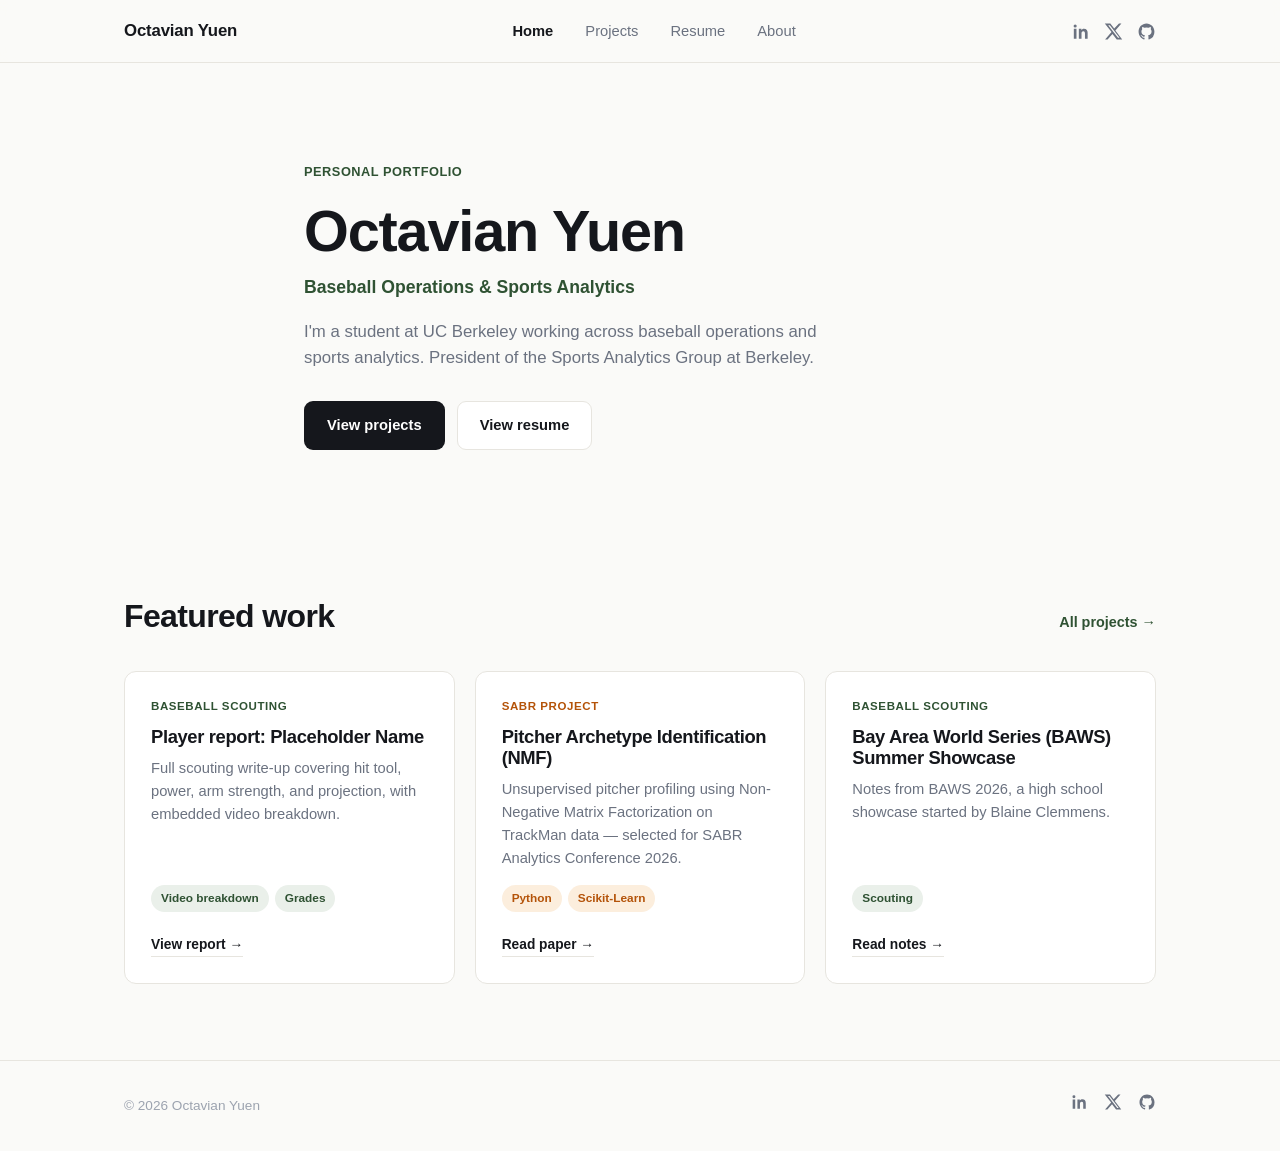
<file: index.html>
<!DOCTYPE html>
<html lang="en">
<head>
<meta charset="UTF-8">
<meta name="viewport" content="width=device-width, initial-scale=1.0">
<title>Octavian Yuen — Baseball Scouting & Sabermetrics</title>
<link rel="stylesheet" href="css/style.css">
</head>
<body>

<header class="site-header">
  <nav class="nav">
    <a href="index.html" class="brand">Octavian Yuen</a>
    <button class="nav-toggle" aria-label="Toggle menu">&#9776;</button>
    <ul class="nav-center">
      <li><a href="index.html" class="active">Home</a></li>
      <li><a href="projects.html">Projects</a></li>
      <li><a href="resume.html">Resume</a></li>
      <li><a href="about.html">About</a></li>
    </ul>
    <div class="nav-socials">
      <a href="https://linkedin.com/in/octavian-yuen" target="_blank" rel="noopener" aria-label="LinkedIn">
        <svg viewBox="0 0 24 24" fill="currentColor"><path d="M6.94 8.5H3.56V21h3.38V8.5zM5.25 3a1.97 1.97 0 100 3.94 1.97 1.97 0 000-3.94zM21 21h-3.37v-6.06c0-1.44-.03-3.3-2.02-3.3-2.02 0-2.33 1.58-2.33 3.2V21H9.9V8.5h3.24v1.71h.05c.45-.85 1.56-1.75 3.21-1.75 3.43 0 4.6 2.26 4.6 5.2V21z"/></svg>
      </a>
      <a href="https://x.com/octoball88" target="_blank" rel="noopener" aria-label="X">
        <svg viewBox="0 0 24 24" fill="currentColor"><path d="M18.9 2H22l-7.6 8.7L23 22h-6.9l-5.4-6.9L4.5 22H1.4l8.1-9.3L1 2h7l4.9 6.3L18.9 2zm-1.2 18h1.9L7.4 4H5.3l12.4 16z"/></svg>
      </a>
      <a href="https://github.com/octavianyuen" target="_blank" rel="noopener" aria-label="GitHub">
        <svg viewBox="0 0 24 24" fill="currentColor"><path d="M12 2C6.48 2 2 6.58 2 12.25c0 4.53 2.87 8.37 6.84 9.73.5.1.68-.22.68-.49 0-.24-.01-.87-.01-1.71-2.78.62-3.37-1.37-3.37-1.37-.45-1.18-1.11-1.49-1.11-1.49-.91-.64.07-.63.07-.63 1 .07 1.53 1.06 1.53 1.06.89 1.57 2.34 1.12 2.91.86.09-.66.35-1.12.63-1.38-2.22-.26-4.56-1.14-4.56-5.06 0-1.12.39-2.03 1.03-2.75-.1-.26-.45-1.31.1-2.73 0 0 .84-.28 2.75 1.05a9.3 9.3 0 015.01 0c1.91-1.33 2.75-1.05 2.75-1.05.55 1.42.2 2.47.1 2.73.64.72 1.03 1.63 1.03 2.75 0 3.93-2.34 4.79-4.57 5.05.36.32.68.94.68 1.9 0 1.37-.01 2.47-.01 2.81 0 .27.18.6.69.49A10.26 10.26 0 0022 12.25C22 6.58 17.52 2 12 2z"/></svg>
      </a>
    </div>
  </nav>
</header>

<section class="hero">
  <div class="wrap">
    <span class="eyebrow">Personal Portfolio</span>
    <h1>Octavian Yuen</h1>
    <p class="role">Baseball Operations & Sports Analytics</p>
    <p class="lead">I'm a student at UC Berkeley working across baseball operations and sports analytics. President of the Sports Analytics Group at Berkeley.</p>
    <div class="hero-actions">
      <a href="projects.html" class="btn btn-primary">View projects</a>
      <a href="resume.html" class="btn btn-outline">View resume</a>
    </div>
  </div>
</section>

<section>
  <div class="wrap">
    <div class="section-head">
      <h2>Featured work</h2>
      <a href="projects.html" class="see-all">All projects →</a>
    </div>
    <div class="card-grid">
      <div class="card cat-scouting">
        <span class="cat">Baseball Scouting</span>
        <h3>Player report: Placeholder Name</h3>
        <p class="desc">Full scouting write-up covering hit tool, power, arm strength, and projection, with embedded video breakdown.</p>
        <div class="tags">
          <span class="tag">Video breakdown</span>
          <span class="tag">Grades</span>
        </div>
        <div class="card-links"><a href="projects.html">View report →</a></div>
      </div>
      <div class="card cat-sabr">
        <span class="cat">SABR Project</span>
        <h3>Pitcher Archetype Identification (NMF)</h3>
        <p class="desc">Unsupervised pitcher profiling using Non-Negative Matrix Factorization on TrackMan data — selected for SABR Analytics Conference 2026.</p>
        <div class="tags">
          <span class="tag">Python</span>
          <span class="tag">Scikit-Learn</span>
        </div>
        <div class="card-links"><a href="assets/sabr-report-nmf-pitcher-archetypes.pdf" target="_blank">Read paper →</a></div>
      </div>
      <div class="card cat-scouting" data-category="scouting">
        <span class="cat">Baseball Scouting</span>
        <h3>Bay Area World Series (BAWS) Summer Showcase </h3>
        <p class="desc">Notes from BAWS 2026, a high school showcase started by Blaine Clemmens.</p>
        <div class="tags">
          <span class="tag">Scouting</span>
        </div>
        <div class="card-links"><a href="https://docs.google.com/document/d/1-WvZ46WKBZTzQX55yZ5R7bXjwD1B9Os5MWkLIaSRFGs/edit?usp=sharing" target="_blank" rel="noopener noreferrer">Read notes →</a></div>
      </div>
    </div>
  </div>
</section>

<footer>
  <div class="wrap footer-row">
    <span class="copy">&copy; 2026 Octavian Yuen</span>
    <div class="footer-socials">
      <a href="https://linkedin.com/in/yourname" target="_blank" rel="noopener" aria-label="LinkedIn">
        <svg viewBox="0 0 24 24" fill="currentColor"><path d="M6.94 8.5H3.56V21h3.38V8.5zM5.25 3a1.97 1.97 0 100 3.94 1.97 1.97 0 000-3.94zM21 21h-3.37v-6.06c0-1.44-.03-3.3-2.02-3.3-2.02 0-2.33 1.58-2.33 3.2V21H9.9V8.5h3.24v1.71h.05c.45-.85 1.56-1.75 3.21-1.75 3.43 0 4.6 2.26 4.6 5.2V21z"/></svg>
      </a>
      <a href="https://x.com/yourhandle" target="_blank" rel="noopener" aria-label="X">
        <svg viewBox="0 0 24 24" fill="currentColor"><path d="M18.9 2H22l-7.6 8.7L23 22h-6.9l-5.4-6.9L4.5 22H1.4l8.1-9.3L1 2h7l4.9 6.3L18.9 2zm-1.2 18h1.9L7.4 4H5.3l12.4 16z"/></svg>
      </a>
      <a href="https://github.com/yourhandle" target="_blank" rel="noopener" aria-label="GitHub">
        <svg viewBox="0 0 24 24" fill="currentColor"><path d="M12 2C6.48 2 2 6.58 2 12.25c0 4.53 2.87 8.37 6.84 9.73.5.1.68-.22.68-.49 0-.24-.01-.87-.01-1.71-2.78.62-3.37-1.37-3.37-1.37-.45-1.18-1.11-1.49-1.11-1.49-.91-.64.07-.63.07-.63 1 .07 1.53 1.06 1.53 1.06.89 1.57 2.34 1.12 2.91.86.09-.66.35-1.12.63-1.38-2.22-.26-4.56-1.14-4.56-5.06 0-1.12.39-2.03 1.03-2.75-.1-.26-.45-1.31.1-2.73 0 0 .84-.28 2.75 1.05a9.3 9.3 0 015.01 0c1.91-1.33 2.75-1.05 2.75-1.05.55 1.42.2 2.47.1 2.73.64.72 1.03 1.63 1.03 2.75 0 3.93-2.34 4.79-4.57 5.05.36.32.68.94.68 1.9 0 1.37-.01 2.47-.01 2.81 0 .27.18.6.69.49A10.26 10.26 0 0022 12.25C22 6.58 17.52 2 12 2z"/></svg>
      </a>
    </div>
  </div>
</footer>

<script src="js/script.js"></script>
</body>
</html>
</file>
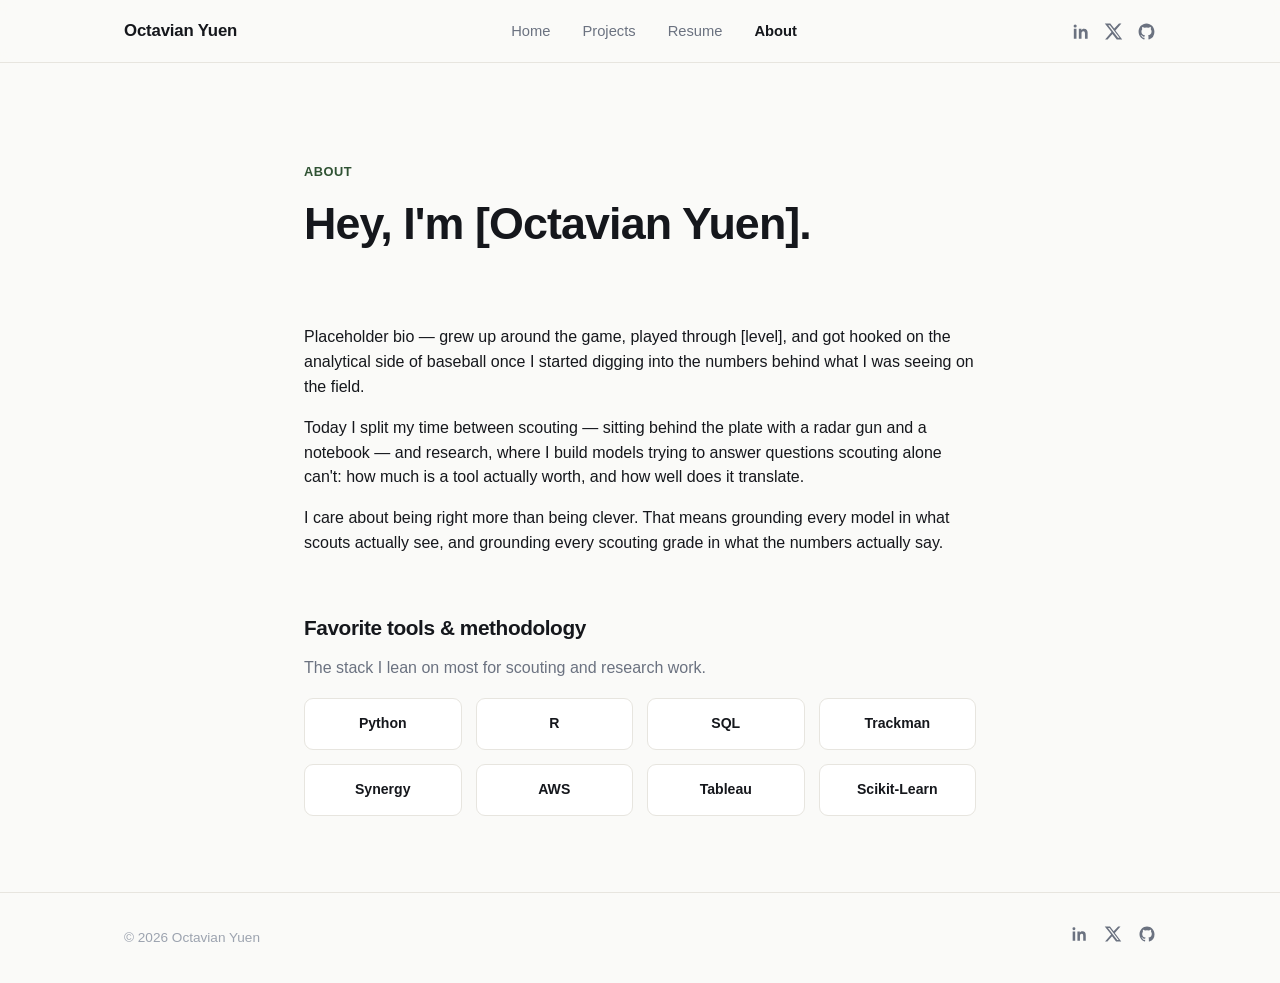
<file: about.html>
<!DOCTYPE html>
<html lang="en">
<head>
<meta charset="UTF-8">
<meta name="viewport" content="width=device-width, initial-scale=1.0">
<title>About — Octavian Yuen</title>
<link rel="stylesheet" href="css/style.css">
</head>
<body>

<header class="site-header">
  <nav class="nav">
    <a href="index.html" class="brand">Octavian Yuen</a>
    <button class="nav-toggle" aria-label="Toggle menu">&#9776;</button>
    <ul class="nav-center">
      <li><a href="index.html">Home</a></li>
      <li><a href="projects.html">Projects</a></li>
      <li><a href="resume.html">Resume</a></li>
      <li><a href="about.html" class="active">About</a></li>
    </ul>
    <div class="nav-socials">
      <a href="https://linkedin.com/in/yourname" target="_blank" rel="noopener" aria-label="LinkedIn">
        <svg viewBox="0 0 24 24" fill="currentColor"><path d="M6.94 8.5H3.56V21h3.38V8.5zM5.25 3a1.97 1.97 0 100 3.94 1.97 1.97 0 000-3.94zM21 21h-3.37v-6.06c0-1.44-.03-3.3-2.02-3.3-2.02 0-2.33 1.58-2.33 3.2V21H9.9V8.5h3.24v1.71h.05c.45-.85 1.56-1.75 3.21-1.75 3.43 0 4.6 2.26 4.6 5.2V21z"/></svg>
      </a>
      <a href="https://x.com/yourhandle" target="_blank" rel="noopener" aria-label="X">
        <svg viewBox="0 0 24 24" fill="currentColor"><path d="M18.9 2H22l-7.6 8.7L23 22h-6.9l-5.4-6.9L4.5 22H1.4l8.1-9.3L1 2h7l4.9 6.3L18.9 2zm-1.2 18h1.9L7.4 4H5.3l12.4 16z"/></svg>
      </a>
      <a href="https://github.com/yourhandle" target="_blank" rel="noopener" aria-label="GitHub">
        <svg viewBox="0 0 24 24" fill="currentColor"><path d="M12 2C6.48 2 2 6.58 2 12.25c0 4.53 2.87 8.37 6.84 9.73.5.1.68-.22.68-.49 0-.24-.01-.87-.01-1.71-2.78.62-3.37-1.37-3.37-1.37-.45-1.18-1.11-1.49-1.11-1.49-.91-.64.07-.63.07-.63 1 .07 1.53 1.06 1.53 1.06.89 1.57 2.34 1.12 2.91.86.09-.66.35-1.12.63-1.38-2.22-.26-4.56-1.14-4.56-5.06 0-1.12.39-2.03 1.03-2.75-.1-.26-.45-1.31.1-2.73 0 0 .84-.28 2.75 1.05a9.3 9.3 0 015.01 0c1.91-1.33 2.75-1.05 2.75-1.05.55 1.42.2 2.47.1 2.73.64.72 1.03 1.63 1.03 2.75 0 3.93-2.34 4.79-4.57 5.05.36.32.68.94.68 1.9 0 1.37-.01 2.47-.01 2.81 0 .27.18.6.69.49A10.26 10.26 0 0022 12.25C22 6.58 17.52 2 12 2z"/></svg>
      </a>
    </div>
  </nav>
</header>

<section class="hero" style="padding-bottom:0;">
  <div class="wrap">
    <span class="eyebrow">About</span>
    <h1 style="font-size:clamp(2rem,4.5vw,2.8rem);">Hey, I'm [Octavian Yuen].</h1>
  </div>
</section>

<section>
  <div class="wrap about-grid">
    <div>
      <p>Placeholder bio — grew up around the game, played through [level], and got hooked on the analytical side of baseball once I started digging into the numbers behind what I was seeing on the field.</p>
      <p>Today I split my time between scouting — sitting behind the plate with a radar gun and a notebook — and research, where I build models trying to answer questions scouting alone can't: how much is a tool actually worth, and how well does it translate.</p>
      <p>I care about being right more than being clever. That means grounding every model in what scouts actually see, and grounding every scouting grade in what the numbers actually say.</p>
    </div>

    <div>
      <h2 style="font-size:1.3rem; margin-bottom:16px;">Favorite tools & methodology</h2>
      <p style="margin-bottom:18px; color:var(--muted);">The stack I lean on most for scouting and research work.</p>
      <div class="tools-grid">
        <div class="tool-chip">Python</div>
        <div class="tool-chip">R</div>
        <div class="tool-chip">SQL</div>
        <div class="tool-chip">Trackman</div>
        <div class="tool-chip">Synergy</div>
        <div class="tool-chip">AWS</div>
        <div class="tool-chip">Tableau</div>
        <div class="tool-chip">Scikit-Learn</div>
      </div>
    </div>
  </div>
</section>

<footer>
  <div class="wrap footer-row">
    <span class="copy">&copy; 2026 Octavian Yuen</span>
    <div class="footer-socials">
      <a href="https://linkedin.com/in/yourname" target="_blank" rel="noopener" aria-label="LinkedIn">
        <svg viewBox="0 0 24 24" fill="currentColor"><path d="M6.94 8.5H3.56V21h3.38V8.5zM5.25 3a1.97 1.97 0 100 3.94 1.97 1.97 0 000-3.94zM21 21h-3.37v-6.06c0-1.44-.03-3.3-2.02-3.3-2.02 0-2.33 1.58-2.33 3.2V21H9.9V8.5h3.24v1.71h.05c.45-.85 1.56-1.75 3.21-1.75 3.43 0 4.6 2.26 4.6 5.2V21z"/></svg>
      </a>
      <a href="https://x.com/yourhandle" target="_blank" rel="noopener" aria-label="X">
        <svg viewBox="0 0 24 24" fill="currentColor"><path d="M18.9 2H22l-7.6 8.7L23 22h-6.9l-5.4-6.9L4.5 22H1.4l8.1-9.3L1 2h7l4.9 6.3L18.9 2zm-1.2 18h1.9L7.4 4H5.3l12.4 16z"/></svg>
      </a>
      <a href="https://github.com/yourhandle" target="_blank" rel="noopener" aria-label="GitHub">
        <svg viewBox="0 0 24 24" fill="currentColor"><path d="M12 2C6.48 2 2 6.58 2 12.25c0 4.53 2.87 8.37 6.84 9.73.5.1.68-.22.68-.49 0-.24-.01-.87-.01-1.71-2.78.62-3.37-1.37-3.37-1.37-.45-1.18-1.11-1.49-1.11-1.49-.91-.64.07-.63.07-.63 1 .07 1.53 1.06 1.53 1.06.89 1.57 2.34 1.12 2.91.86.09-.66.35-1.12.63-1.38-2.22-.26-4.56-1.14-4.56-5.06 0-1.12.39-2.03 1.03-2.75-.1-.26-.45-1.31.1-2.73 0 0 .84-.28 2.75 1.05a9.3 9.3 0 015.01 0c1.91-1.33 2.75-1.05 2.75-1.05.55 1.42.2 2.47.1 2.73.64.72 1.03 1.63 1.03 2.75 0 3.93-2.34 4.79-4.57 5.05.36.32.68.94.68 1.9 0 1.37-.01 2.47-.01 2.81 0 .27.18.6.69.49A10.26 10.26 0 0022 12.25C22 6.58 17.52 2 12 2z"/></svg>
      </a>
    </div>
  </div>
</footer>

<script src="js/script.js"></script>
</body>
</html>
</file>
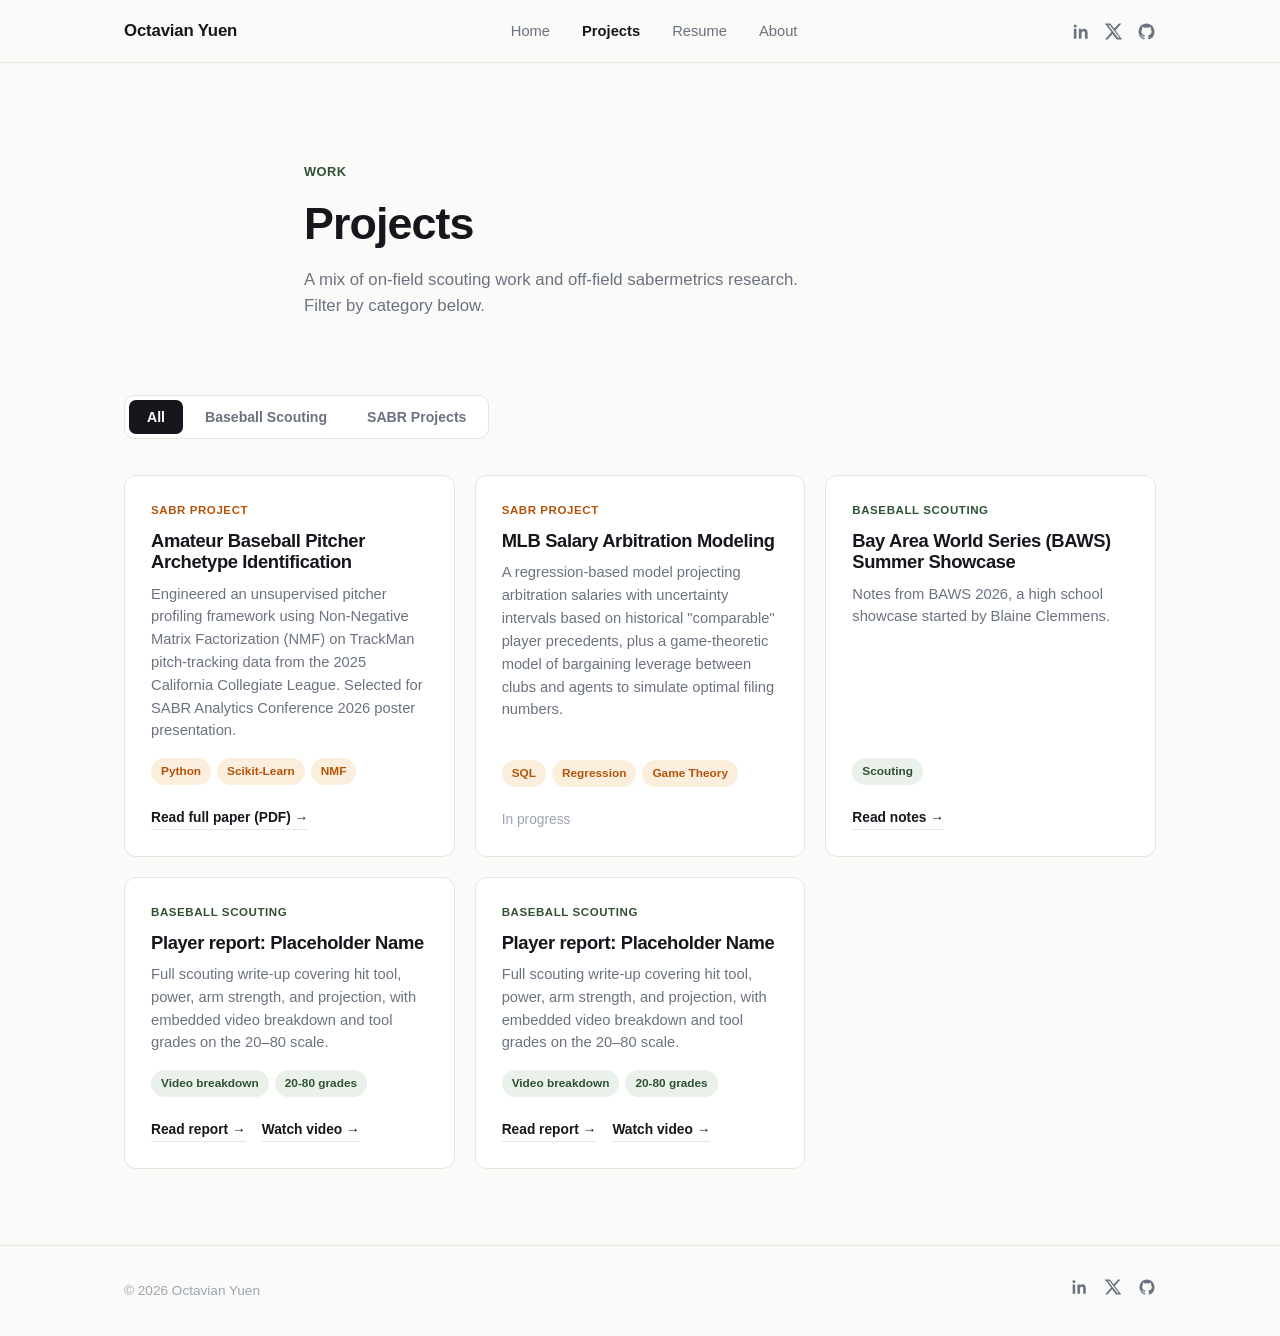
<file: projects.html>
<!DOCTYPE html>
<html lang="en">
<head>
<meta charset="UTF-8">
<meta name="viewport" content="width=device-width, initial-scale=1.0">
<title>Projects — Octavian Yuen</title>
<link rel="stylesheet" href="css/style.css">
</head>
<body>

<header class="site-header">
  <nav class="nav">
    <a href="index.html" class="brand">Octavian Yuen</a>
    <button class="nav-toggle" aria-label="Toggle menu">&#9776;</button>
    <ul class="nav-center">
      <li><a href="index.html">Home</a></li>
      <li><a href="projects.html" class="active">Projects</a></li>
      <li><a href="resume.html">Resume</a></li>
      <li><a href="about.html">About</a></li>
    </ul>
    <div class="nav-socials">
      <a href="https://linkedin.com/in/yourname" target="_blank" rel="noopener" aria-label="LinkedIn">
        <svg viewBox="0 0 24 24" fill="currentColor"><path d="M6.94 8.5H3.56V21h3.38V8.5zM5.25 3a1.97 1.97 0 100 3.94 1.97 1.97 0 000-3.94zM21 21h-3.37v-6.06c0-1.44-.03-3.3-2.02-3.3-2.02 0-2.33 1.58-2.33 3.2V21H9.9V8.5h3.24v1.71h.05c.45-.85 1.56-1.75 3.21-1.75 3.43 0 4.6 2.26 4.6 5.2V21z"/></svg>
      </a>
      <a href="https://x.com/yourhandle" target="_blank" rel="noopener" aria-label="X">
        <svg viewBox="0 0 24 24" fill="currentColor"><path d="M18.9 2H22l-7.6 8.7L23 22h-6.9l-5.4-6.9L4.5 22H1.4l8.1-9.3L1 2h7l4.9 6.3L18.9 2zm-1.2 18h1.9L7.4 4H5.3l12.4 16z"/></svg>
      </a>
      <a href="https://github.com/yourhandle" target="_blank" rel="noopener" aria-label="GitHub">
        <svg viewBox="0 0 24 24" fill="currentColor"><path d="M12 2C6.48 2 2 6.58 2 12.25c0 4.53 2.87 8.37 6.84 9.73.5.1.68-.22.68-.49 0-.24-.01-.87-.01-1.71-2.78.62-3.37-1.37-3.37-1.37-.45-1.18-1.11-1.49-1.11-1.49-.91-.64.07-.63.07-.63 1 .07 1.53 1.06 1.53 1.06.89 1.57 2.34 1.12 2.91.86.09-.66.35-1.12.63-1.38-2.22-.26-4.56-1.14-4.56-5.06 0-1.12.39-2.03 1.03-2.75-.1-.26-.45-1.31.1-2.73 0 0 .84-.28 2.75 1.05a9.3 9.3 0 015.01 0c1.91-1.33 2.75-1.05 2.75-1.05.55 1.42.2 2.47.1 2.73.64.72 1.03 1.63 1.03 2.75 0 3.93-2.34 4.79-4.57 5.05.36.32.68.94.68 1.9 0 1.37-.01 2.47-.01 2.81 0 .27.18.6.69.49A10.26 10.26 0 0022 12.25C22 6.58 17.52 2 12 2z"/></svg>
      </a>
    </div>
  </nav>
</header>

<section class="hero" style="padding-bottom:0;">
  <div class="wrap">
    <span class="eyebrow">Work</span>
    <h1 style="font-size:clamp(2rem,4.5vw,2.8rem);">Projects</h1>
    <p class="lead">A mix of on-field scouting work and off-field sabermetrics research. Filter by category below.</p>
  </div>
</section>

<section>
  <div class="wrap">
    <div class="tab-filter">
      <button class="tab-btn active" data-filter="all">All</button>
      <button class="tab-btn" data-filter="scouting">Baseball Scouting</button>
      <button class="tab-btn" data-filter="sabr">SABR Projects</button>
    </div>

    <div class="card-grid">

     <div class="card cat-sabr" data-category="sabr">
        <span class="cat">SABR Project</span>
        <h3>Amateur Baseball Pitcher Archetype Identification</h3>
        <p class="desc">Engineered an unsupervised pitcher profiling framework using Non-Negative Matrix Factorization (NMF) on TrackMan pitch-tracking data from the 2025 California Collegiate League. Selected for SABR Analytics Conference 2026 poster presentation.</p>
        <div class="tags">
          <span class="tag">Python</span>
          <span class="tag">Scikit-Learn</span>
          <span class="tag">NMF</span>
        </div>
        <div class="card-links"><a href="assets/sabr-report-nmf-pitcher-archetypes.pdf" target="_blank">Read full paper (PDF) →</a></div>
      </div>

      <div class="card cat-sabr" data-category="sabr">
        <span class="cat">SABR Project</span>
        <h3>MLB Salary Arbitration Modeling</h3>
        <p class="desc">A regression-based model projecting arbitration salaries with uncertainty intervals based on historical "comparable" player precedents, plus a game-theoretic model of bargaining leverage between clubs and agents to simulate optimal filing numbers.</p>
        <div class="tags">
          <span class="tag">SQL</span>
          <span class="tag">Regression</span>
          <span class="tag">Game Theory</span>
        </div>
        <div class="card-links"><span style="font-size:0.86rem; color:var(--muted-2);">In progress</span></div>
      </div>

      <div class="card cat-scouting" data-category="scouting">
        <span class="cat">Baseball Scouting</span>
        <h3>Bay Area World Series (BAWS) Summer Showcase </h3>
        <p class="desc">Notes from BAWS 2026, a high school showcase started by Blaine Clemmens.</p>
        <div class="tags">
          <span class="tag">Scouting</span>
        </div>
        <div class="card-links"><a href="https://docs.google.com/document/d/1-WvZ46WKBZTzQX55yZ5R7bXjwD1B9Os5MWkLIaSRFGs/edit?usp=sharing" target="_blank" rel="noopener noreferrer">Read notes →</a></div>
      </div>
      
      <div class="card cat-scouting" data-category="scouting">
        <span class="cat">Baseball Scouting</span>
        <h3>Player report: Placeholder Name</h3>
        <p class="desc">Full scouting write-up covering hit tool, power, arm strength, and projection, with embedded video breakdown and tool grades on the 20–80 scale.</p>
        <div class="tags">
          <span class="tag">Video breakdown</span>
          <span class="tag">20-80 grades</span>
        </div>
        <div class="card-links"><a href="#">Read report →</a><a href="#">Watch video →</a></div>
      </div>

     <div class="card cat-scouting" data-category="scouting">
        <span class="cat">Baseball Scouting</span>
        <h3>Player report: Placeholder Name</h3>
        <p class="desc">Full scouting write-up covering hit tool, power, arm strength, and projection, with embedded video breakdown and tool grades on the 20–80 scale.</p>
        <div class="tags">
          <span class="tag">Video breakdown</span>
          <span class="tag">20-80 grades</span>
        </div>
        <div class="card-links"><a href="#">Read report →</a><a href="#">Watch video →</a></div>
      </div>

    </div>
  </div>
</section>

<footer>
  <div class="wrap footer-row">
    <span class="copy">&copy; 2026 Octavian Yuen</span>
    <div class="footer-socials">
      <a href="https://linkedin.com/in/yourname" target="_blank" rel="noopener" aria-label="LinkedIn">
        <svg viewBox="0 0 24 24" fill="currentColor"><path d="M6.94 8.5H3.56V21h3.38V8.5zM5.25 3a1.97 1.97 0 100 3.94 1.97 1.97 0 000-3.94zM21 21h-3.37v-6.06c0-1.44-.03-3.3-2.02-3.3-2.02 0-2.33 1.58-2.33 3.2V21H9.9V8.5h3.24v1.71h.05c.45-.85 1.56-1.75 3.21-1.75 3.43 0 4.6 2.26 4.6 5.2V21z"/></svg>
      </a>
      <a href="https://x.com/yourhandle" target="_blank" rel="noopener" aria-label="X">
        <svg viewBox="0 0 24 24" fill="currentColor"><path d="M18.9 2H22l-7.6 8.7L23 22h-6.9l-5.4-6.9L4.5 22H1.4l8.1-9.3L1 2h7l4.9 6.3L18.9 2zm-1.2 18h1.9L7.4 4H5.3l12.4 16z"/></svg>
      </a>
      <a href="https://github.com/yourhandle" target="_blank" rel="noopener" aria-label="GitHub">
        <svg viewBox="0 0 24 24" fill="currentColor"><path d="M12 2C6.48 2 2 6.58 2 12.25c0 4.53 2.87 8.37 6.84 9.73.5.1.68-.22.68-.49 0-.24-.01-.87-.01-1.71-2.78.62-3.37-1.37-3.37-1.37-.45-1.18-1.11-1.49-1.11-1.49-.91-.64.07-.63.07-.63 1 .07 1.53 1.06 1.53 1.06.89 1.57 2.34 1.12 2.91.86.09-.66.35-1.12.63-1.38-2.22-.26-4.56-1.14-4.56-5.06 0-1.12.39-2.03 1.03-2.75-.1-.26-.45-1.31.1-2.73 0 0 .84-.28 2.75 1.05a9.3 9.3 0 015.01 0c1.91-1.33 2.75-1.05 2.75-1.05.55 1.42.2 2.47.1 2.73.64.72 1.03 1.63 1.03 2.75 0 3.93-2.34 4.79-4.57 5.05.36.32.68.94.68 1.9 0 1.37-.01 2.47-.01 2.81 0 .27.18.6.69.49A10.26 10.26 0 0022 12.25C22 6.58 17.52 2 12 2z"/></svg>
      </a>
    </div>
  </div>
</footer>

<script src="js/script.js"></script>
</body>
</html>
</file>
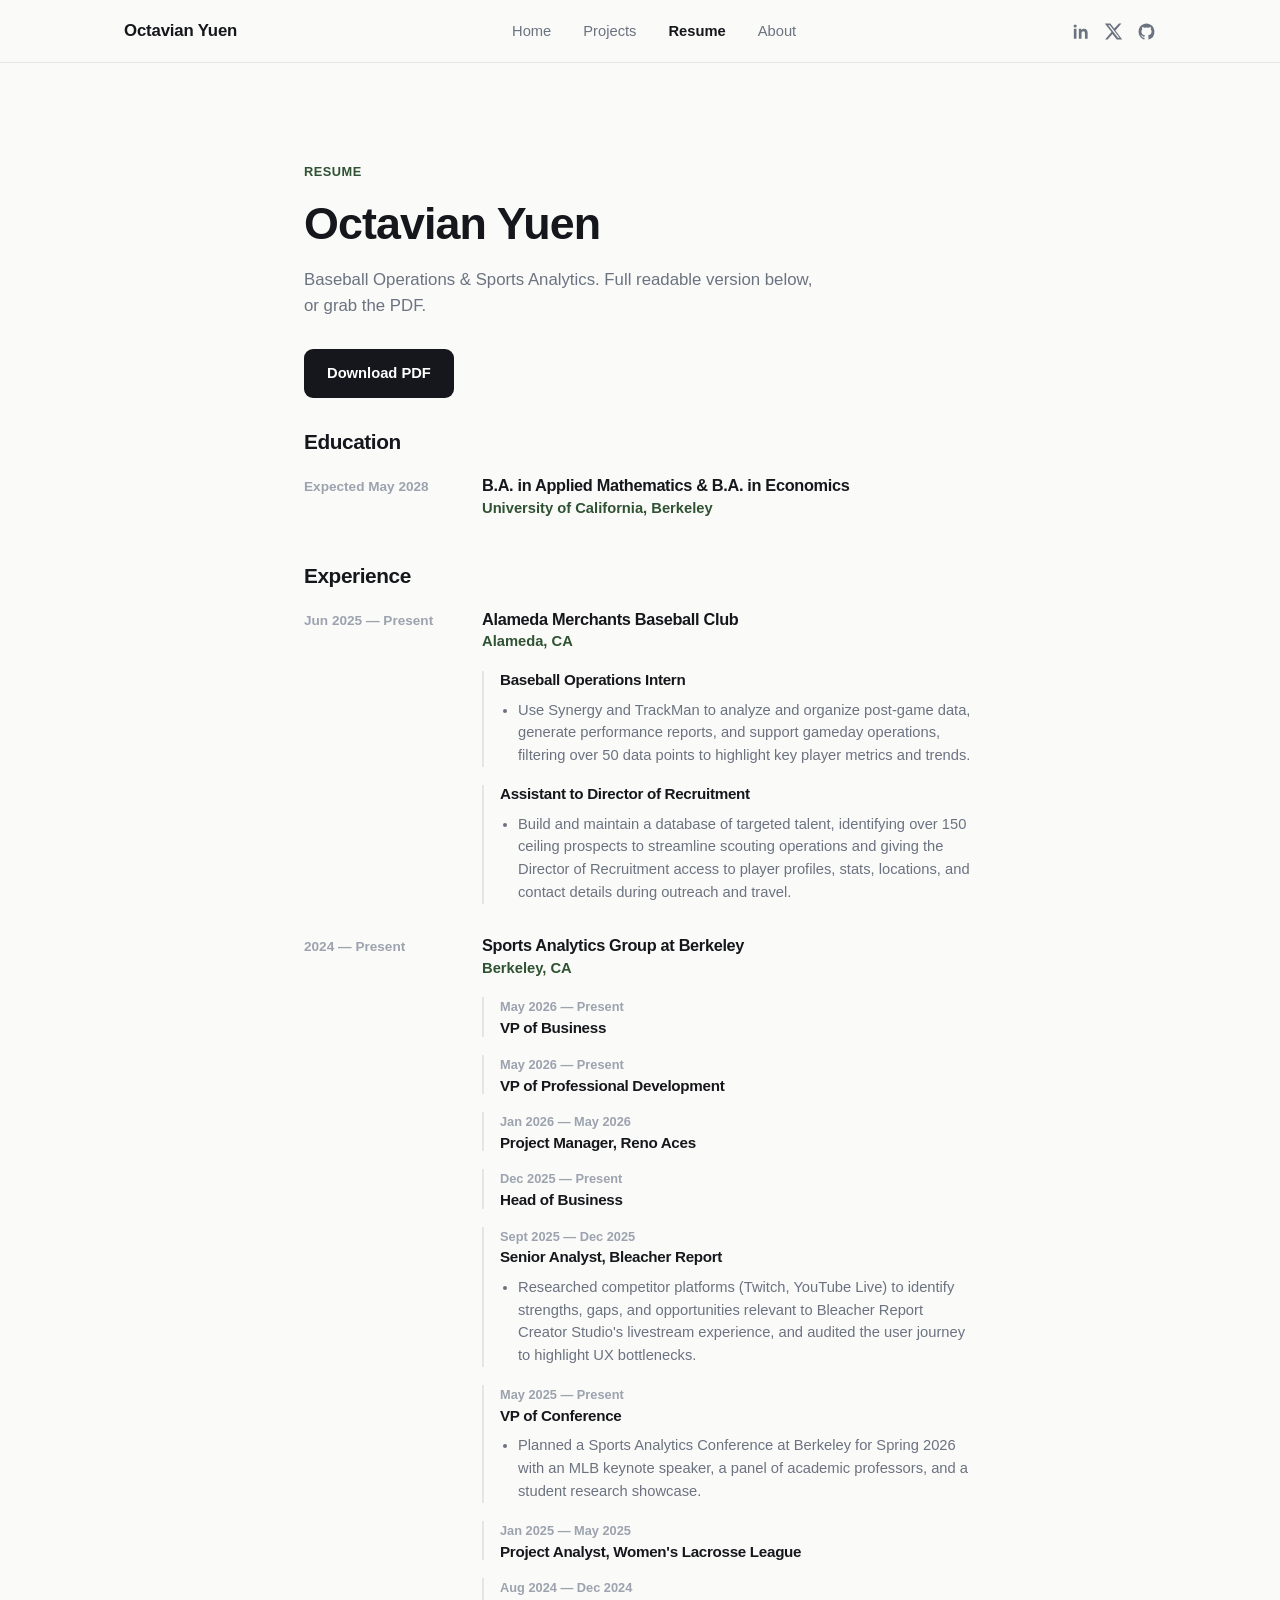
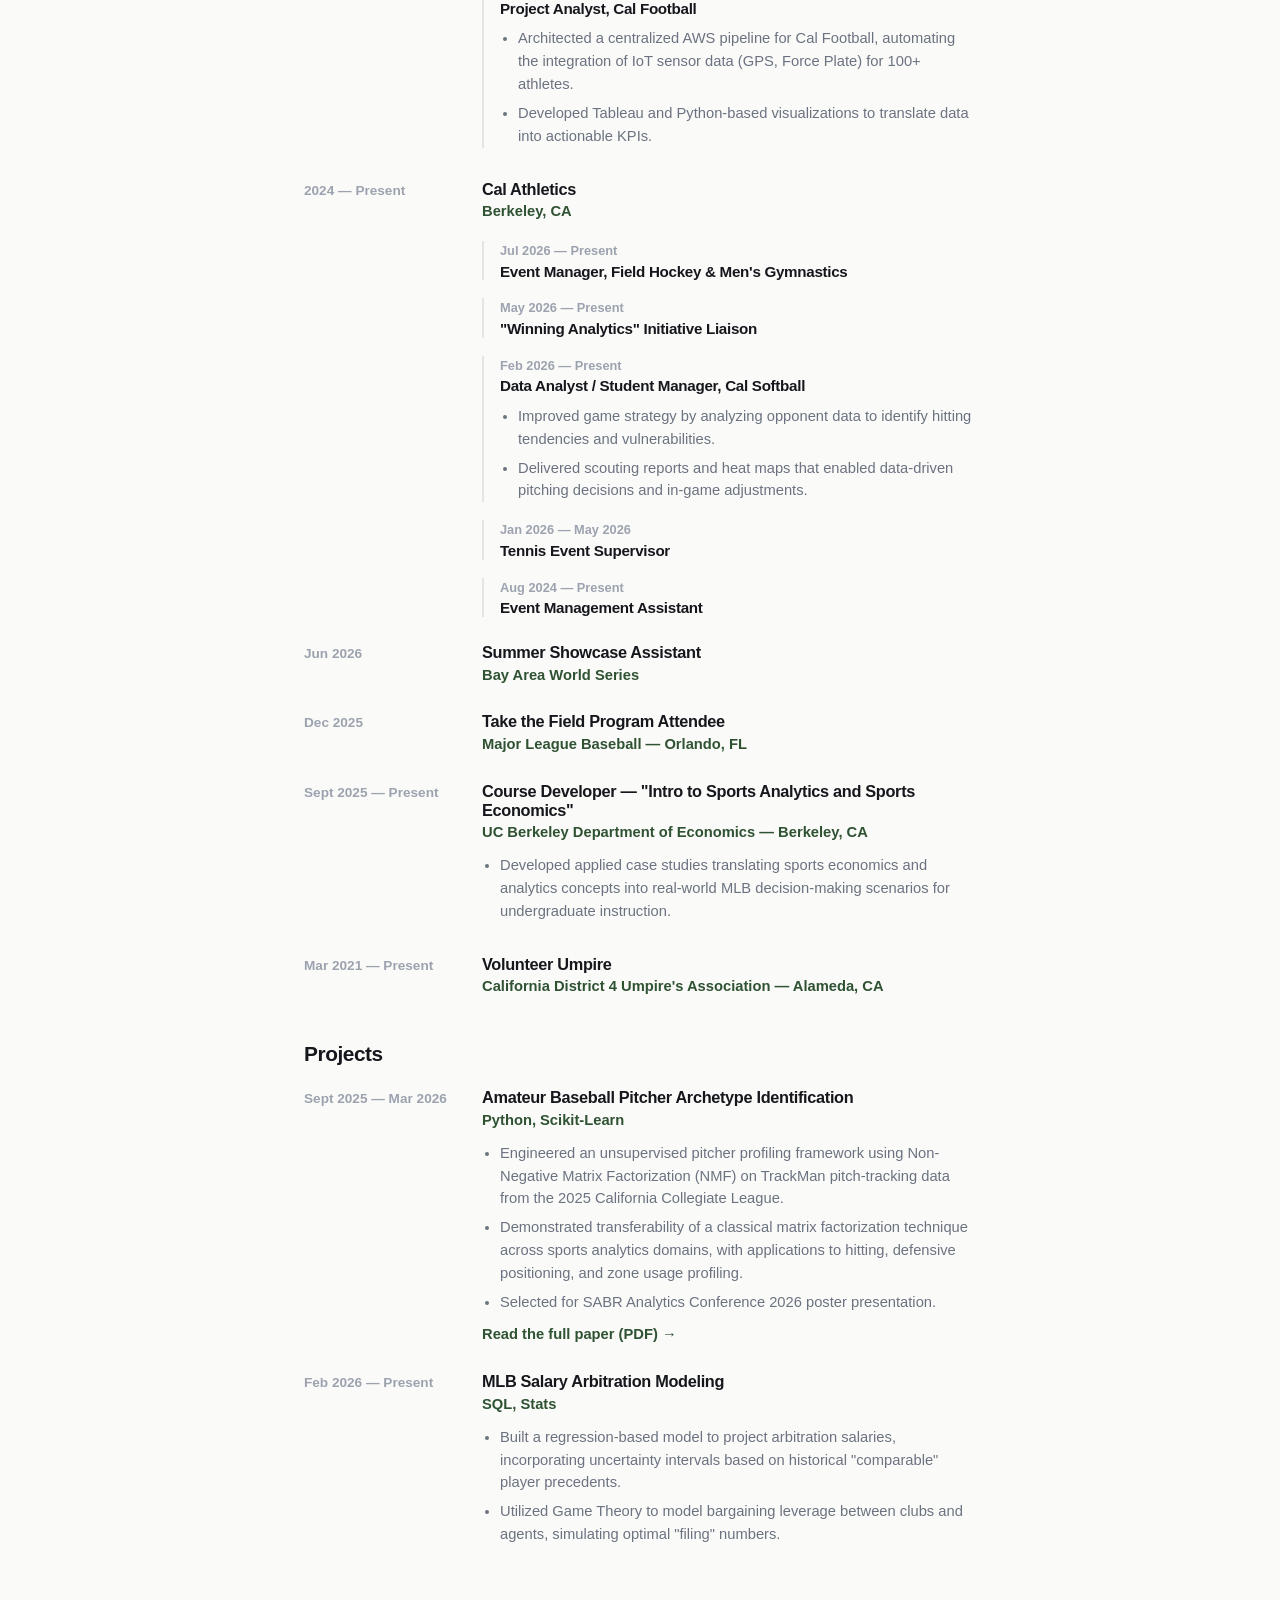
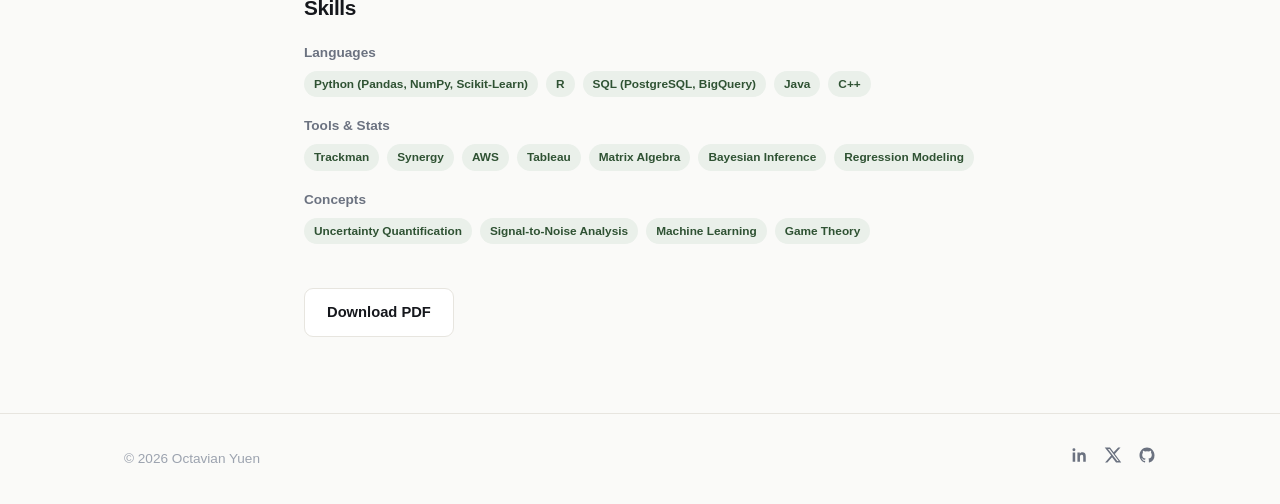
<file: resume.html>
<!DOCTYPE html>
<html lang="en">
<head>
<meta charset="UTF-8">
<meta name="viewport" content="width=device-width, initial-scale=1.0">
<title>Resume — Octavian Yuen</title>
<link rel="stylesheet" href="css/style.css">
</head>
<body>

<header class="site-header">
  <nav class="nav">
    <a href="index.html" class="brand">Octavian Yuen</a>
    <button class="nav-toggle" aria-label="Toggle menu">&#9776;</button>
    <ul class="nav-center">
      <li><a href="index.html">Home</a></li>
      <li><a href="projects.html">Projects</a></li>
      <li><a href="resume.html" class="active">Resume</a></li>
      <li><a href="about.html">About</a></li>
    </ul>
    <div class="nav-socials">
      <a href="https://linkedin.com/in/octavian-yuen" target="_blank" rel="noopener" aria-label="LinkedIn">
        <svg viewBox="0 0 24 24" fill="currentColor"><path d="M6.94 8.5H3.56V21h3.38V8.5zM5.25 3a1.97 1.97 0 100 3.94 1.97 1.97 0 000-3.94zM21 21h-3.37v-6.06c0-1.44-.03-3.3-2.02-3.3-2.02 0-2.33 1.58-2.33 3.2V21H9.9V8.5h3.24v1.71h.05c.45-.85 1.56-1.75 3.21-1.75 3.43 0 4.6 2.26 4.6 5.2V21z"/></svg>
      </a>
      <a href="https://x.com/octoball88" target="_blank" rel="noopener" aria-label="X">
        <svg viewBox="0 0 24 24" fill="currentColor"><path d="M18.9 2H22l-7.6 8.7L23 22h-6.9l-5.4-6.9L4.5 22H1.4l8.1-9.3L1 2h7l4.9 6.3L18.9 2zm-1.2 18h1.9L7.4 4H5.3l12.4 16z"/></svg>
      </a>
      <a href="https://github.com/yourhandle" target="_blank" rel="noopener" aria-label="GitHub">
        <svg viewBox="0 0 24 24" fill="currentColor"><path d="M12 2C6.48 2 2 6.58 2 12.25c0 4.53 2.87 8.37 6.84 9.73.5.1.68-.22.68-.49 0-.24-.01-.87-.01-1.71-2.78.62-3.37-1.37-3.37-1.37-.45-1.18-1.11-1.49-1.11-1.49-.91-.64.07-.63.07-.63 1 .07 1.53 1.06 1.53 1.06.89 1.57 2.34 1.12 2.91.86.09-.66.35-1.12.63-1.38-2.22-.26-4.56-1.14-4.56-5.06 0-1.12.39-2.03 1.03-2.75-.1-.26-.45-1.31.1-2.73 0 0 .84-.28 2.75 1.05a9.3 9.3 0 015.01 0c1.91-1.33 2.75-1.05 2.75-1.05.55 1.42.2 2.47.1 2.73.64.72 1.03 1.63 1.03 2.75 0 3.93-2.34 4.79-4.57 5.05.36.32.68.94.68 1.9 0 1.37-.01 2.47-.01 2.81 0 .27.18.6.69.49A10.26 10.26 0 0022 12.25C22 6.58 17.52 2 12 2z"/></svg>
      </a>
    </div>
  </nav>
</header>

<section class="hero" style="padding-bottom:32px;">
  <div class="wrap">
    <span class="eyebrow">Resume</span>
    <h1 style="font-size:clamp(2rem,4.5vw,2.8rem);">Octavian Yuen</h1>
    <p class="lead">Baseball Operations & Sports Analytics. Full readable version below, or grab the PDF.</p>
    <div class="hero-actions">
      <a href="assets/resume.pdf" download class="btn btn-primary">Download PDF</a>
    </div>
  </div>
</section>

<section style="padding-top:0;">
  <div class="wrap" style="max-width:720px;">

    <div class="resume-block">
      <h2>Education</h2>

      <div class="resume-item">
        <div class="when">Expected May 2028</div>
        <div>
          <h3>B.A. in Applied Mathematics & B.A. in Economics</h3>
          <div class="org">University of California, Berkeley</div>
        </div>
      </div>

    </div>

    <div class="resume-block">
      <h2>Experience</h2>

      <div class="resume-item">
        <div class="when">Jun 2025 — Present</div>
        <div>
          <h3>Alameda Merchants Baseball Club</h3>
          <div class="org">Alameda, CA</div>

          <div class="resume-subrole">
            <h4>Baseball Operations Intern</h4>
            <ul>
              <li>Use Synergy and TrackMan to analyze and organize post-game data, generate performance reports, and support gameday operations, filtering over 50 data points to highlight key player metrics and trends.</li>
            </ul>
          </div>

          <div class="resume-subrole">
            <h4>Assistant to Director of Recruitment</h4>
            <ul>
              <li>Build and maintain a database of targeted talent, identifying over 150 ceiling prospects to streamline scouting operations and giving the Director of Recruitment access to player profiles, stats, locations, and contact details during outreach and travel.</li>
            </ul>
          </div>
        </div>
      </div>

      <div class="resume-item">
        <div class="when">2024 — Present</div>
        <div>
          <h3>Sports Analytics Group at Berkeley</h3>
          <div class="org">Berkeley, CA</div>

          <div class="resume-subrole">
            <div class="subwhen">May 2026 — Present</div>
            <h4>VP of Business</h4>
          </div>

          <div class="resume-subrole">
            <div class="subwhen">May 2026 — Present</div>
            <h4>VP of Professional Development</h4>
          </div>

          <div class="resume-subrole">
            <div class="subwhen">Jan 2026 — May 2026</div>
            <h4>Project Manager, Reno Aces</h4>
          </div>

          <div class="resume-subrole">
            <div class="subwhen">Dec 2025 — Present</div>
            <h4>Head of Business</h4>
          </div>

          <div class="resume-subrole">
            <div class="subwhen">Sept 2025 — Dec 2025</div>
            <h4>Senior Analyst, Bleacher Report</h4>
            <ul>
              <li>Researched competitor platforms (Twitch, YouTube Live) to identify strengths, gaps, and opportunities relevant to Bleacher Report Creator Studio's livestream experience, and audited the user journey to highlight UX bottlenecks.</li>
            </ul>
          </div>

          <div class="resume-subrole">
            <div class="subwhen">May 2025 — Present</div>
            <h4>VP of Conference</h4>
            <ul>
              <li>Planned a Sports Analytics Conference at Berkeley for Spring 2026 with an MLB keynote speaker, a panel of academic professors, and a student research showcase.</li>
            </ul>
          </div>

          <div class="resume-subrole">
            <div class="subwhen">Jan 2025 — May 2025</div>
            <h4>Project Analyst, Women's Lacrosse League</h4>
          </div>

          <div class="resume-subrole">
            <div class="subwhen">Aug 2024 — Dec 2024</div>
            <h4>Project Analyst, Cal Football</h4>
            <ul>
              <li>Architected a centralized AWS pipeline for Cal Football, automating the integration of IoT sensor data (GPS, Force Plate) for 100+ athletes.</li>
              <li>Developed Tableau and Python-based visualizations to translate data into actionable KPIs.</li>
            </ul>
          </div>
        </div>
      </div>

      <div class="resume-item">
        <div class="when">2024 — Present</div>
        <div>
          <h3>Cal Athletics</h3>
          <div class="org">Berkeley, CA</div>

          <div class="resume-subrole">
            <div class="subwhen">Jul 2026 — Present</div>
            <h4>Event Manager, Field Hockey & Men's Gymnastics</h4>
          </div>

          <div class="resume-subrole">
            <div class="subwhen">May 2026 — Present</div>
            <h4>"Winning Analytics" Initiative Liaison</h4>
          </div>

          <div class="resume-subrole">
            <div class="subwhen">Feb 2026 — Present</div>
            <h4>Data Analyst / Student Manager, Cal Softball</h4>
            <ul>
              <li>Improved game strategy by analyzing opponent data to identify hitting tendencies and vulnerabilities.</li>
              <li>Delivered scouting reports and heat maps that enabled data-driven pitching decisions and in-game adjustments.</li>
            </ul>
          </div>

          <div class="resume-subrole">
            <div class="subwhen">Jan 2026 — May 2026</div>
            <h4>Tennis Event Supervisor</h4>
          </div>

          <div class="resume-subrole">
            <div class="subwhen">Aug 2024 — Present</div>
            <h4>Event Management Assistant</h4>
          </div>
        </div>
      </div>

      <div class="resume-item">
        <div class="when">Jun 2026</div>
        <div>
          <h3>Summer Showcase Assistant</h3>
          <div class="org">Bay Area World Series</div>
        </div>
      </div>

      <div class="resume-item">
        <div class="when">Dec 2025</div>
        <div>
          <h3>Take the Field Program Attendee</h3>
          <div class="org">Major League Baseball — Orlando, FL</div>
        </div>
      </div>

      <div class="resume-item">
        <div class="when">Sept 2025 — Present</div>
        <div>
          <h3>Course Developer — "Intro to Sports Analytics and Sports Economics"</h3>
          <div class="org">UC Berkeley Department of Economics — Berkeley, CA</div>
          <ul>
            <li>Developed applied case studies translating sports economics and analytics concepts into real-world MLB decision-making scenarios for undergraduate instruction.</li>
          </ul>
        </div>
      </div>

      <div class="resume-item">
        <div class="when">Mar 2021 — Present</div>
        <div>
          <h3>Volunteer Umpire</h3>
          <div class="org">California District 4 Umpire's Association — Alameda, CA</div>
        </div>
      </div>

    </div>

    <div class="resume-block">
      <h2>Projects</h2>

      <div class="resume-item">
        <div class="when">Sept 2025 — Mar 2026</div>
        <div>
          <h3>Amateur Baseball Pitcher Archetype Identification</h3>
          <div class="org">Python, Scikit-Learn</div>
          <ul>
            <li>Engineered an unsupervised pitcher profiling framework using Non-Negative Matrix Factorization (NMF) on TrackMan pitch-tracking data from the 2025 California Collegiate League.</li>
            <li>Demonstrated transferability of a classical matrix factorization technique across sports analytics domains, with applications to hitting, defensive positioning, and zone usage profiling.</li>
            <li>Selected for SABR Analytics Conference 2026 poster presentation.</li>
          </ul>
          <p style="margin-top:10px;"><a href="assets/sabr-report-nmf-pitcher-archetypes.pdf" target="_blank" style="color:var(--accent); font-weight:600;">Read the full paper (PDF) →</a></p>
        </div>
      </div>

      <div class="resume-item">
        <div class="when">Feb 2026 — Present</div>
        <div>
          <h3>MLB Salary Arbitration Modeling</h3>
          <div class="org">SQL, Stats</div>
          <ul>
            <li>Built a regression-based model to project arbitration salaries, incorporating uncertainty intervals based on historical "comparable" player precedents.</li>
            <li>Utilized Game Theory to model bargaining leverage between clubs and agents, simulating optimal "filing" numbers.</li>
          </ul>
        </div>
      </div>

    </div>

    <div class="resume-block">
      <h2>Skills</h2>
      <p style="font-size:0.85rem; color:var(--muted); font-weight:600; margin-bottom:8px;">Languages</p>
      <div class="skills-grid" style="margin-bottom:18px;">
        <span class="tag">Python (Pandas, NumPy, Scikit-Learn)</span>
        <span class="tag">R</span>
        <span class="tag">SQL (PostgreSQL, BigQuery)</span>
        <span class="tag">Java</span>
        <span class="tag">C++</span>
      </div>
      <p style="font-size:0.85rem; color:var(--muted); font-weight:600; margin-bottom:8px;">Tools & Stats</p>
      <div class="skills-grid" style="margin-bottom:18px;">
        <span class="tag">Trackman</span>
        <span class="tag">Synergy</span>
        <span class="tag">AWS</span>
        <span class="tag">Tableau</span>
        <span class="tag">Matrix Algebra</span>
        <span class="tag">Bayesian Inference</span>
        <span class="tag">Regression Modeling</span>
      </div>
      <p style="font-size:0.85rem; color:var(--muted); font-weight:600; margin-bottom:8px;">Concepts</p>
      <div class="skills-grid">
        <span class="tag">Uncertainty Quantification</span>
        <span class="tag">Signal-to-Noise Analysis</span>
        <span class="tag">Machine Learning</span>
        <span class="tag">Game Theory</span>
      </div>
    </div>

    <div class="hero-actions">
      <a href="assets/resume.pdf" download class="btn btn-outline">Download PDF</a>
    </div>

  </div>
</section>

<footer>
  <div class="wrap footer-row">
    <span class="copy">&copy; 2026 Octavian Yuen</span>
    <div class="footer-socials">
      <a href="https://linkedin.com/in/octavian-yuen" target="_blank" rel="noopener" aria-label="LinkedIn">
        <svg viewBox="0 0 24 24" fill="currentColor"><path d="M6.94 8.5H3.56V21h3.38V8.5zM5.25 3a1.97 1.97 0 100 3.94 1.97 1.97 0 000-3.94zM21 21h-3.37v-6.06c0-1.44-.03-3.3-2.02-3.3-2.02 0-2.33 1.58-2.33 3.2V21H9.9V8.5h3.24v1.71h.05c.45-.85 1.56-1.75 3.21-1.75 3.43 0 4.6 2.26 4.6 5.2V21z"/></svg>
      </a>
      <a href="https://x.com/octoball88" target="_blank" rel="noopener" aria-label="X">
        <svg viewBox="0 0 24 24" fill="currentColor"><path d="M18.9 2H22l-7.6 8.7L23 22h-6.9l-5.4-6.9L4.5 22H1.4l8.1-9.3L1 2h7l4.9 6.3L18.9 2zm-1.2 18h1.9L7.4 4H5.3l12.4 16z"/></svg>
      </a>
      <a href="https://github.com/yourhandle" target="_blank" rel="noopener" aria-label="GitHub">
        <svg viewBox="0 0 24 24" fill="currentColor"><path d="M12 2C6.48 2 2 6.58 2 12.25c0 4.53 2.87 8.37 6.84 9.73.5.1.68-.22.68-.49 0-.24-.01-.87-.01-1.71-2.78.62-3.37-1.37-3.37-1.37-.45-1.18-1.11-1.49-1.11-1.49-.91-.64.07-.63.07-.63 1 .07 1.53 1.06 1.53 1.06.89 1.57 2.34 1.12 2.91.86.09-.66.35-1.12.63-1.38-2.22-.26-4.56-1.14-4.56-5.06 0-1.12.39-2.03 1.03-2.75-.1-.26-.45-1.31.1-2.73 0 0 .84-.28 2.75 1.05a9.3 9.3 0 015.01 0c1.91-1.33 2.75-1.05 2.75-1.05.55 1.42.2 2.47.1 2.73.64.72 1.03 1.63 1.03 2.75 0 3.93-2.34 4.79-4.57 5.05.36.32.68.94.68 1.9 0 1.37-.01 2.47-.01 2.81 0 .27.18.6.69.49A10.26 10.26 0 0022 12.25C22 6.58 17.52 2 12 2z"/></svg>
      </a>
    </div>
  </div>
</footer>

<script src="js/script.js"></script>
</body>
</html>
</file>
<file: css/style.css>
/* ============================================
   Personal Portfolio — design tokens
   ============================================ */
:root {
  --bg: #FAFAF8;
  --surface: #FFFFFF;
  --ink: #15171C;
  --muted: #6B7280;
  --muted-2: #9CA3AF;
  --border: #E7E5DF;
  --accent: #2F5233;
  --accent-dim: #EAF0EA;
  --accent-2: #B45309;
  --accent-2-dim: #FCEEDD;
  --max: 1080px;
  --radius: 12px;
}

* { box-sizing: border-box; }
html { scroll-behavior: smooth; }
body {
  margin: 0;
  font-family: Arial, Helvetica, "Segoe UI", sans-serif;
  color: var(--ink);
  background: var(--bg);
  line-height: 1.55;
  -webkit-font-smoothing: antialiased;
}
img { max-width: 100%; display: block; }
a { color: inherit; text-decoration: none; }
.wrap { max-width: var(--max); margin: 0 auto; padding: 0 24px; }

h1, h2, h3, h4 {
  font-family: Arial, Helvetica, "Segoe UI", sans-serif;
  font-weight: 800;
  letter-spacing: -0.02em;
  line-height: 1.15;
  margin: 0;
  color: var(--ink);
}

.eyebrow {
  font-size: 0.8rem;
  font-weight: 600;
  letter-spacing: 0.04em;
  text-transform: uppercase;
  color: var(--accent);
  display: inline-block;
  margin-bottom: 12px;
}

p { margin: 0; }

/* ---------- Header ---------- */
.site-header {
  position: sticky;
  top: 0;
  z-index: 50;
  background: rgba(250, 250, 248, 0.88);
  backdrop-filter: blur(8px);
  border-bottom: 1px solid var(--border);
}
.nav {
  display: flex;
  align-items: center;
  justify-content: space-between;
  padding: 18px 24px;
  max-width: var(--max);
  margin: 0 auto;
}
.brand {
  font-weight: 800;
  font-size: 1.05rem;
  letter-spacing: -0.01em;
  color: var(--ink);
}
.nav-center {
  display: flex;
  gap: 4px;
  list-style: none;
  margin: 0;
  padding: 0;
}
.nav-center a {
  color: var(--muted);
  font-size: 0.92rem;
  font-weight: 500;
  padding: 8px 14px;
  border-radius: 8px;
  transition: background 0.15s, color 0.15s;
}
.nav-center a:hover { color: var(--ink); background: var(--accent-dim); }
.nav-center a.active { color: var(--ink); font-weight: 600; }

.nav-socials {
  display: flex;
  align-items: center;
  gap: 14px;
}
.nav-socials a {
  color: var(--muted);
  display: flex;
  transition: color 0.15s;
}
.nav-socials a:hover { color: var(--accent); }
.nav-socials svg { width: 19px; height: 19px; }

.nav-toggle { display: none; background: none; border: none; color: var(--ink); font-size: 1.5rem; cursor: pointer; }

@media (max-width: 820px) {
  .nav-center {
    position: absolute;
    top: 100%; left: 0; right: 0;
    background: var(--surface);
    border-bottom: 1px solid var(--border);
    flex-direction: column;
    padding: 8px 24px 16px;
    display: none;
  }
  .nav-center.open { display: flex; }
  .nav-toggle { display: block; }
}

/* ---------- Hero ---------- */
.hero { padding: 96px 0 72px; }
.hero .wrap { max-width: 720px; }
.hero h1 {
  font-size: clamp(2.4rem, 5.5vw, 3.6rem);
  margin-top: 4px;
}
.hero .role {
  font-size: 1.1rem;
  color: var(--accent);
  font-weight: 600;
  margin-top: 10px;
}
.hero .lead {
  font-size: 1.05rem;
  color: var(--muted);
  margin-top: 18px;
  max-width: 56ch;
}
.hero-actions { margin-top: 30px; display: flex; gap: 12px; flex-wrap: wrap; }

.btn {
  display: inline-flex;
  align-items: center;
  gap: 6px;
  font-size: 0.92rem;
  font-weight: 600;
  padding: 12px 22px;
  border-radius: 9px;
  border: 1px solid transparent;
  cursor: pointer;
}
.btn-primary { background: var(--ink); color: #fff; }
.btn-primary:hover { background: #000; }
.btn-outline { border-color: var(--border); color: var(--ink); background: var(--surface); }
.btn-outline:hover { border-color: var(--accent); color: var(--accent); }

/* ---------- Highlights strip ---------- */
.highlights {
  border-top: 1px solid var(--border);
  border-bottom: 1px solid var(--border);
  background: var(--surface);
}
.highlights .wrap {
  display: grid;
  grid-template-columns: repeat(4, 1fr);
  gap: 0;
}
@media (max-width: 720px) { .highlights .wrap { grid-template-columns: repeat(2, 1fr); } }
.highlight {
  padding: 28px 20px;
  text-align: center;
  border-right: 1px solid var(--border);
}
.highlight:last-child { border-right: none; }
.highlight .num {
  font-size: 1.7rem;
  font-weight: 800;
  color: var(--ink);
}
.highlight .label {
  font-size: 0.82rem;
  color: var(--muted);
  margin-top: 4px;
}

/* ---------- Section basics ---------- */
section { padding: 76px 0; }
.section-head {
  display: flex;
  align-items: baseline;
  justify-content: space-between;
  gap: 20px;
  margin-bottom: 36px;
  flex-wrap: wrap;
}
.section-head h2 { font-size: clamp(1.5rem, 3vw, 2rem); }
.section-head .see-all { font-size: 0.9rem; font-weight: 600; color: var(--accent); }
.section-lead { color: var(--muted); max-width: 62ch; margin-top: 10px; }

/* ---------- Project cards ---------- */
.card-grid {
  display: grid;
  grid-template-columns: repeat(auto-fill, minmax(300px, 1fr));
  gap: 20px;
}
.card {
  background: var(--surface);
  border: 1px solid var(--border);
  border-radius: var(--radius);
  padding: 26px;
  transition: transform 0.15s, box-shadow 0.15s, border-color 0.15s;
  display: flex;
  flex-direction: column;
}
.card:hover { transform: translateY(-3px); box-shadow: 0 14px 30px rgba(20,20,15,0.07); border-color: #DAD7CE; }
.card .cat {
  font-size: 0.72rem;
  font-weight: 700;
  letter-spacing: 0.05em;
  text-transform: uppercase;
  color: var(--accent);
  margin-bottom: 10px;
}
.card.cat-sabr .cat { color: var(--accent-2); }
.card h3 { font-size: 1.15rem; margin-bottom: 10px; }
.card p.desc { color: var(--muted); font-size: 0.92rem; flex-grow: 1; }
.tags { display: flex; flex-wrap: wrap; gap: 6px; margin: 16px 0; }
.tag {
  font-size: 0.74rem;
  font-weight: 600;
  padding: 4px 10px;
  border-radius: 20px;
  background: var(--accent-dim);
  color: var(--accent);
}
.card.cat-sabr .tag { background: var(--accent-2-dim); color: var(--accent-2); }
.card-links { display: flex; gap: 16px; margin-top: 6px; }
.card-links a { font-size: 0.86rem; font-weight: 600; color: var(--ink); border-bottom: 1px solid var(--border); padding-bottom: 1px; }
.card-links a:hover { color: var(--accent); border-color: var(--accent); }

/* ---------- Tab filter (Projects page) ---------- */
.tab-filter {
  display: inline-flex;
  gap: 4px;
  background: var(--surface);
  border: 1px solid var(--border);
  border-radius: 10px;
  padding: 4px;
  margin-bottom: 36px;
}
.tab-btn {
  border: none;
  background: none;
  padding: 9px 18px;
  border-radius: 7px;
  font-size: 0.88rem;
  font-weight: 600;
  color: var(--muted);
  cursor: pointer;
  font-family: inherit;
}
.tab-btn.active { background: var(--ink); color: #fff; }

/* ---------- Resume ---------- */
.resume-block { margin-bottom: 44px; }
.resume-block h2 { font-size: 1.3rem; margin-bottom: 22px; }
.resume-item { display: grid; grid-template-columns: 160px 1fr; gap: 18px; margin-bottom: 26px; }
@media (max-width: 640px) { .resume-item { grid-template-columns: 1fr; gap: 6px; } }
.resume-item .when { color: var(--muted-2); font-size: 0.85rem; font-weight: 600; }
.resume-item h3 { font-size: 1.02rem; }
.resume-item .org { color: var(--accent); font-size: 0.92rem; font-weight: 600; margin-top: 2px; }
.resume-item p { color: var(--muted); font-size: 0.92rem; margin-top: 8px; }
.resume-item ul { margin: 10px 0 0; padding-left: 18px; color: var(--muted); font-size: 0.92rem; }
.resume-item ul li { margin-bottom: 6px; }
.resume-subrole { margin-top: 18px; padding-left: 2px; border-left: 2px solid var(--border); padding-left: 16px; }
.resume-subrole .subwhen { color: var(--muted-2); font-size: 0.8rem; font-weight: 600; }
.resume-subrole h4 { font-size: 0.95rem; font-weight: 700; margin-top: 2px; }
.skills-grid { display: flex; flex-wrap: wrap; gap: 8px; }
.skills-grid .tag { background: var(--accent-dim); color: var(--accent); }

/* ---------- About ---------- */
.about-grid { display: grid; grid-template-columns: 1fr; gap: 44px; max-width: 720px; }
.about-grid p { margin-bottom: 16px; color: var(--ink); }
.tools-grid {
  display: grid;
  grid-template-columns: repeat(auto-fill, minmax(140px, 1fr));
  gap: 14px;
  margin-top: 18px;
}
.tool-chip {
  background: var(--surface);
  border: 1px solid var(--border);
  border-radius: 9px;
  padding: 14px 16px;
  font-size: 0.88rem;
  font-weight: 600;
  text-align: center;
}

/* ---------- Footer ---------- */
footer {
  border-top: 1px solid var(--border);
  padding: 32px 0;
}
.footer-row {
  display: flex;
  align-items: center;
  justify-content: space-between;
  flex-wrap: wrap;
  gap: 16px;
}
.footer-row .copy { color: var(--muted-2); font-size: 0.85rem; }
.footer-socials { display: flex; gap: 16px; }
.footer-socials a { color: var(--muted); }
.footer-socials a:hover { color: var(--accent); }
.footer-socials svg { width: 18px; height: 18px; }

/* Utility */
.center { text-align: center; }
</file>
